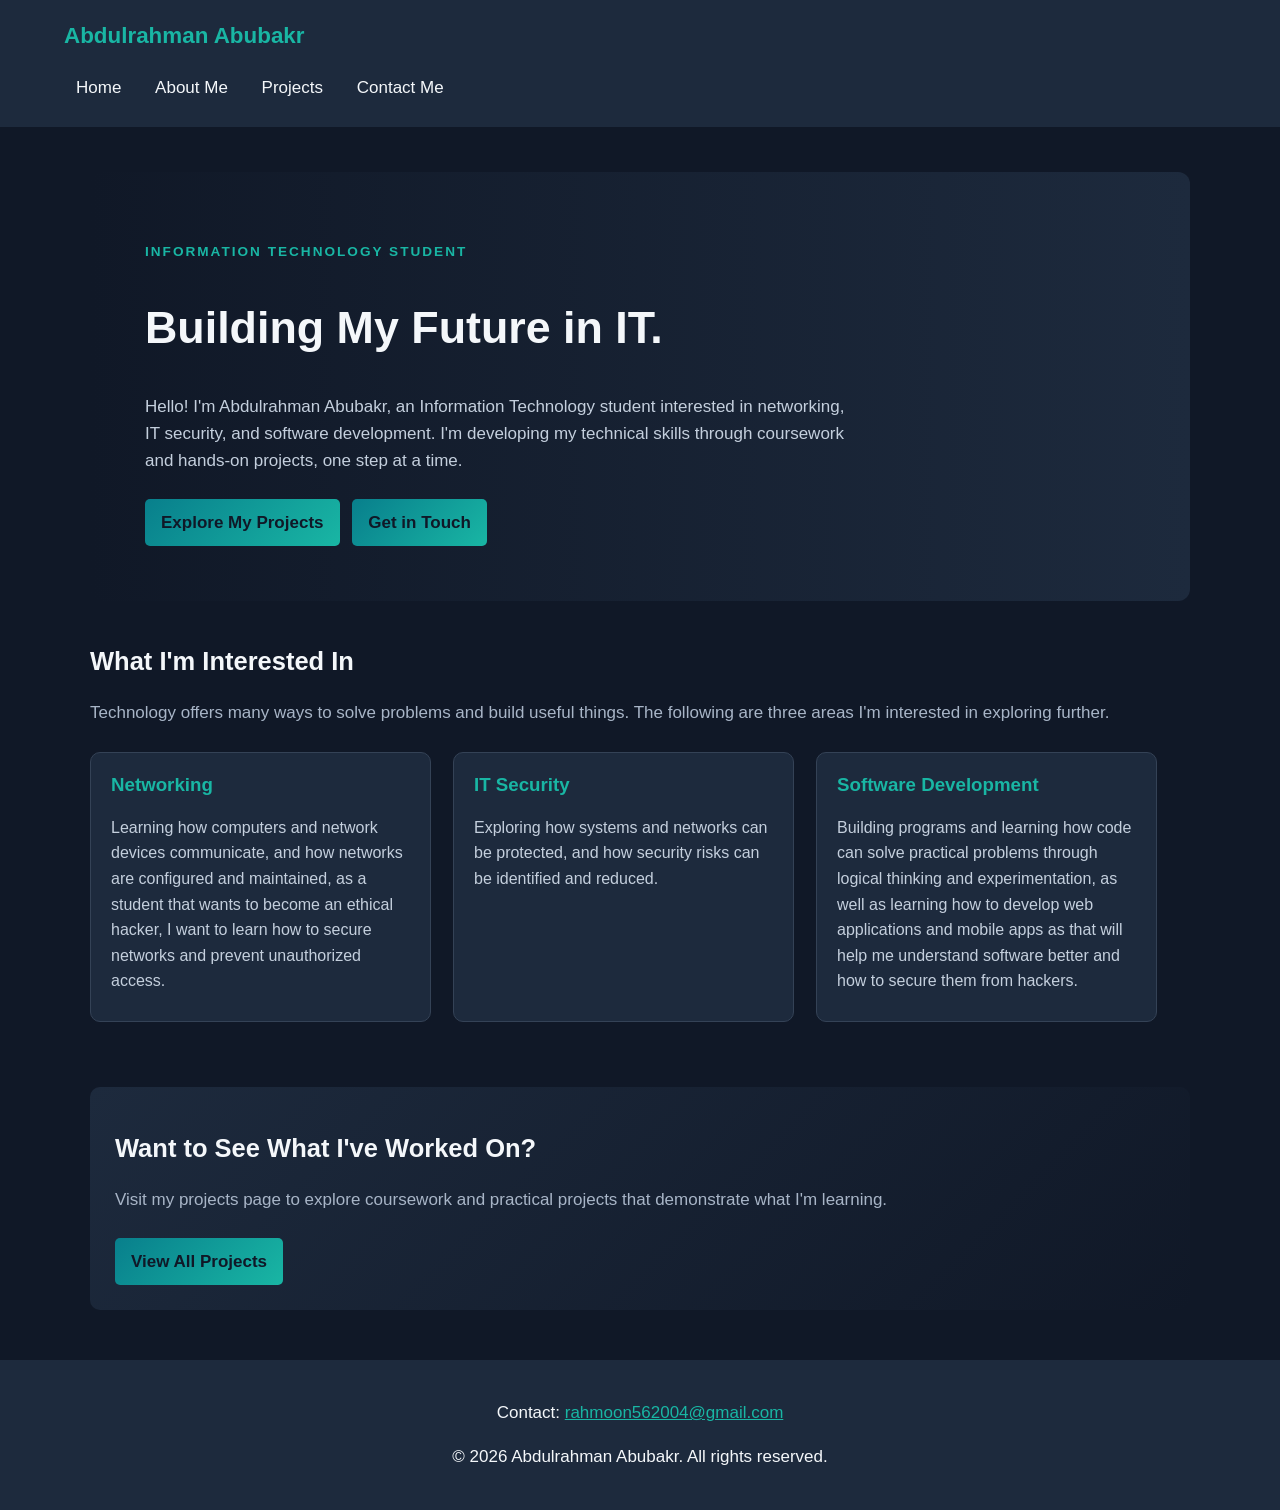
<file: index.html>
<!DOCTYPE html>
<html lang="en">
<head>
    <meta charset="UTF-8">

    <!-- Makes the page adapt to the device's screen width -->
    <meta name="viewport" content="width=device-width, initial-scale=1.0">

    <title>Home | Abdulrahman Abubakr- IT Portfolio</title>

    <!-- Shared website styles -->
    <link rel="stylesheet" href="css/base.css">

    <!-- Styles for different screen sizes -->
    <link rel="stylesheet" href="css/mobile.css"
          media="screen and (max-width: 600px)">

    <link rel="stylesheet" href="css/tablet.css"
          media="screen and (min-width: 601px) and (max-width: 1024px)">

    <link rel="stylesheet" href="css/laptop.css"
          media="screen and (min-width: 1025px)">
</head>

<body>

    <!-- Website header and navigation -->
    <header>
        <a class="site-name" href="index.html">Abdulrahman Abubakr</a>

        <nav aria-label="Main navigation">
            <a href="index.html" aria-current="page">Home</a>
            <a href="about.html">About Me</a>
            <a href="projects.html">Projects</a>
            <a href="contact.html">Contact Me</a>
        </nav>
    </header>

    <!-- Main content of the Home page -->
    <main id="main-content">

        <!-- Main introduction -->
        <section class="hero">
            <p class="intro-label">INFORMATION TECHNOLOGY STUDENT</p>

            <h1>Building My Future in IT.</h1>

            <p class="hero-description">
                Hello! I'm Abdulrahman Abubakr, an Information Technology student
                interested in networking, IT security, and software
                development. I'm developing my technical skills through
                coursework and hands-on projects, one step at a time.
            </p>

            <a class="button-link" href="projects.html">
                Explore My Projects
            </a>

            <a class="button-link" href="contact.html">
                Get in Touch
            </a>
        </section>

        <!-- Introduction to my main interests -->
        <section class="interests">
            <h2>What I'm Interested In</h2>

            <p>
                Technology offers many ways to solve problems and build
                useful things. The following are three areas I'm interested in
                exploring further.
            </p>

            <div class="feature-grid">

                <article class="feature-card">
                    <h3>Networking</h3>

                    <p>
                        Learning how computers and network devices
                        communicate, and how networks are configured
                        and maintained, as a student that wants to become an ethical hacker,
                        I want to learn how to secure networks and prevent unauthorized access.
                    </p>
                </article>

                <article class="feature-card">
                    <h3>IT Security</h3>

                    <p>
                        Exploring how systems and networks can be
                        protected, and how security risks can be
                        identified and reduced.
                    </p>
                </article>

                <article class="feature-card">
                    <h3>Software Development</h3>

                    <p>
                        Building programs and learning how code can
                        solve practical problems through logical
                        thinking and experimentation, as well as learning 
                        how to develop web applications and mobile apps as that will 
                        help me understand software better and how to secure them from hackers.
                    </p>
                </article>

            </div>
        </section>

        <!-- Link visitors to the project page -->
        <section class="next-step">
            <h2>Want to See What I've Worked On?</h2>

            <p>
                Visit my projects page to explore coursework and
                practical projects that demonstrate what I'm learning.
            </p>

            <a class="button-link" href="projects.html">
                View All Projects
            </a>
        </section>

    </main>

    <!-- Shared footer -->
    <footer>
        <p>
            Contact:
            <a href="mailto:rahmoon562004@gmail.com">
                rahmoon562004@gmail.com
            </a>
        </p>

        <p>
            &copy; 2026 Abdulrahman Abubakr. All rights reserved.
        </p>
    </footer>

</body>
</html>
</file>
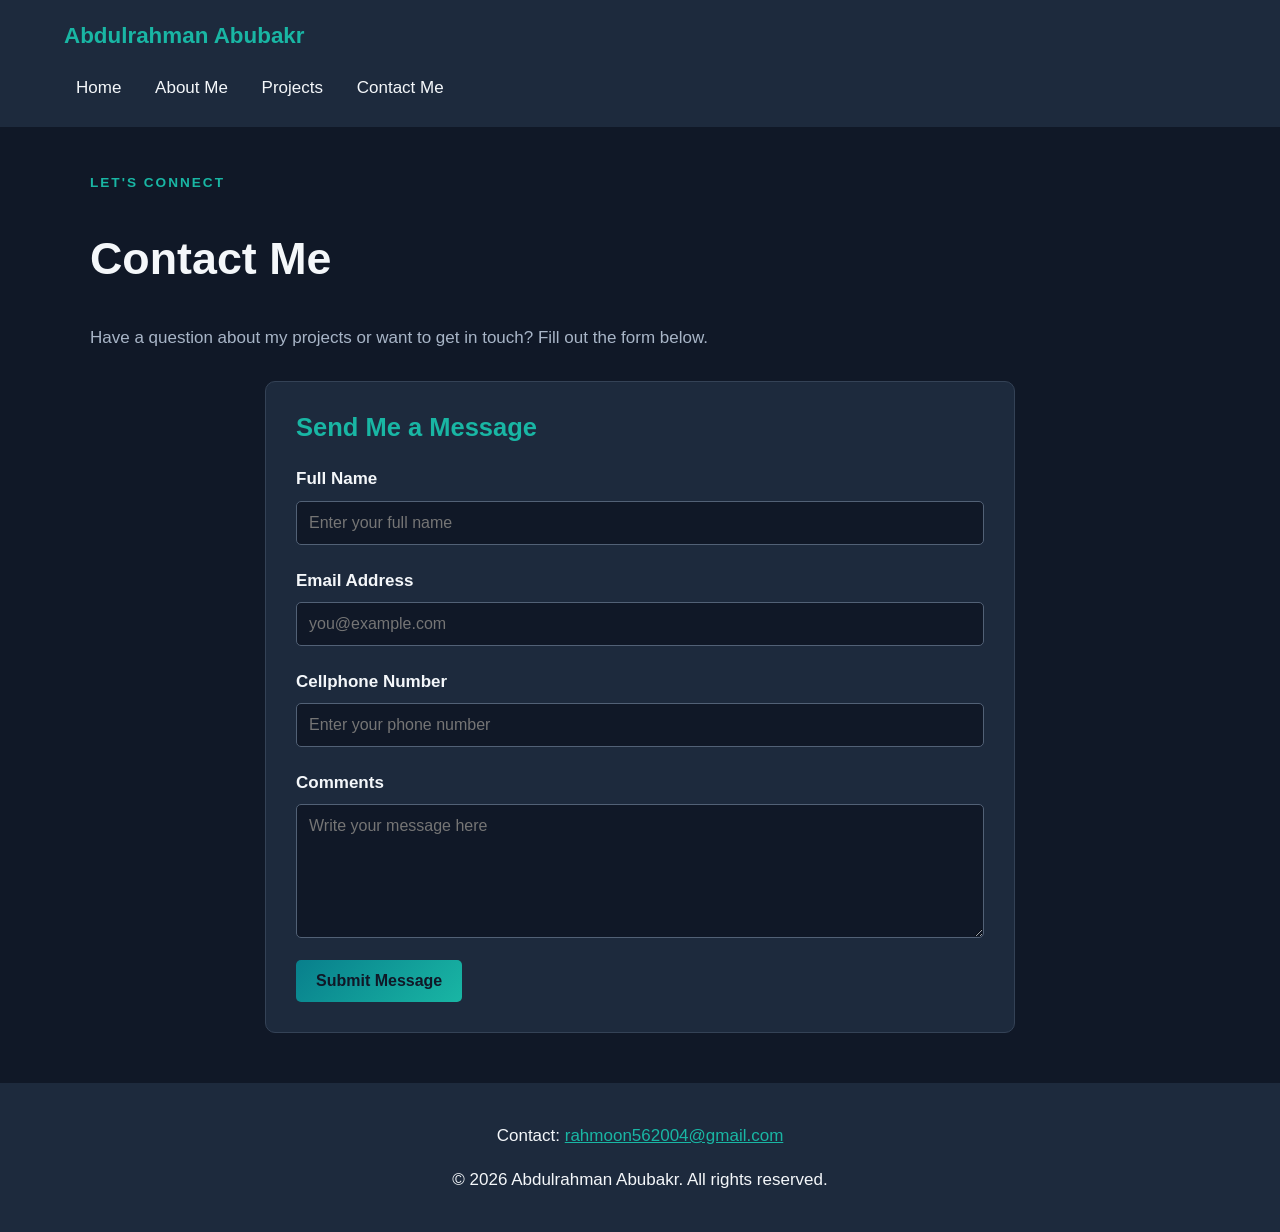
<file: contact.html>
<!DOCTYPE html>
<html lang="en">
<head>
    <meta charset="UTF-8">
    <meta name="viewport" content="width=device-width, initial-scale=1.0">

    <title>Contact Me | Abdulrahman Abubakr</title>

    <link rel="stylesheet" href="css/base.css">

    <link rel="stylesheet" href="css/mobile.css"
          media="screen and (max-width: 600px)">

    <link rel="stylesheet" href="css/tablet.css"
          media="screen and (min-width: 601px) and (max-width: 1024px)">

    <link rel="stylesheet" href="css/laptop.css"
          media="screen and (min-width: 1025px)">
</head>

<body>

    <header>
        <a class="site-name" href="index.html">
            Abdulrahman Abubakr
        </a>

        <nav aria-label="Main navigation">
            <a href="index.html">Home</a>
            <a href="about.html">About Me</a>
            <a href="projects.html">Projects</a>
            <a href="contact.html" aria-current="page">Contact Me</a>
        </nav>
    </header>

    <main id="main-content">

        <section class="contact-intro">
            <p class="intro-label">LET'S CONNECT</p>

            <h1>Contact Me</h1>

            <p>
                Have a question about my projects or want to get in
                touch? Fill out the form below.
            </p>
        </section>

        <section class="contact-section">

            <h2>Send Me a Message</h2>

            <form action="#" method="get">

                <div class="form-group">
                    <label for="name">Full Name</label>

                    <input type="text"
                           id="name"
                           name="name"
                           required
                           minlength="2"
                           maxlength="100"
                           placeholder="Enter your full name">
                </div>

                <div class="form-group">
                    <label for="email">Email Address</label>
                    <input type="email"
                        id="email"
                        name="email"
                        required
                        pattern="[a-zA-Z0-9._%+\-]+@[a-zA-Z0-9.\-]+\.[a-zA-Z]{2,}$"
                        title="Please enter a complete email address including a domain extension like .com or .edu (e.g., name@example.com)"
                        placeholder="you@example.com">
                </div>

                <div class="form-group">
                    <label for="phone">Cellphone Number</label>
                    <input type="tel"
                        id="phone"
                        name="phone"
                        required
                        pattern="[0-9]{10,15}"
                        title="Please enter only digits (10 to 15 numbers)."
                        placeholder="Enter your phone number">
                </div>

                <div class="form-group">
                    <label for="comments">Comments</label>

                    <textarea id="comments"
                              name="comments"
                              rows="6"
                              required
                              minlength="5"
                              maxlength="1000"
                              placeholder="Write your message here"></textarea>
                </div>

                <button type="submit" class="form-button">
                    Submit Message
                </button>

            </form>

        </section>

    </main>

    <footer>
        <p>
            Contact:
            <a href="mailto:rahmoon562004@gmail.com">
                rahmoon562004@gmail.com
            </a>
        </p>

        <p>
            &copy; 2026 Abdulrahman Abubakr. All rights reserved.
        </p>
    </footer>

</body>
</html>
</file>
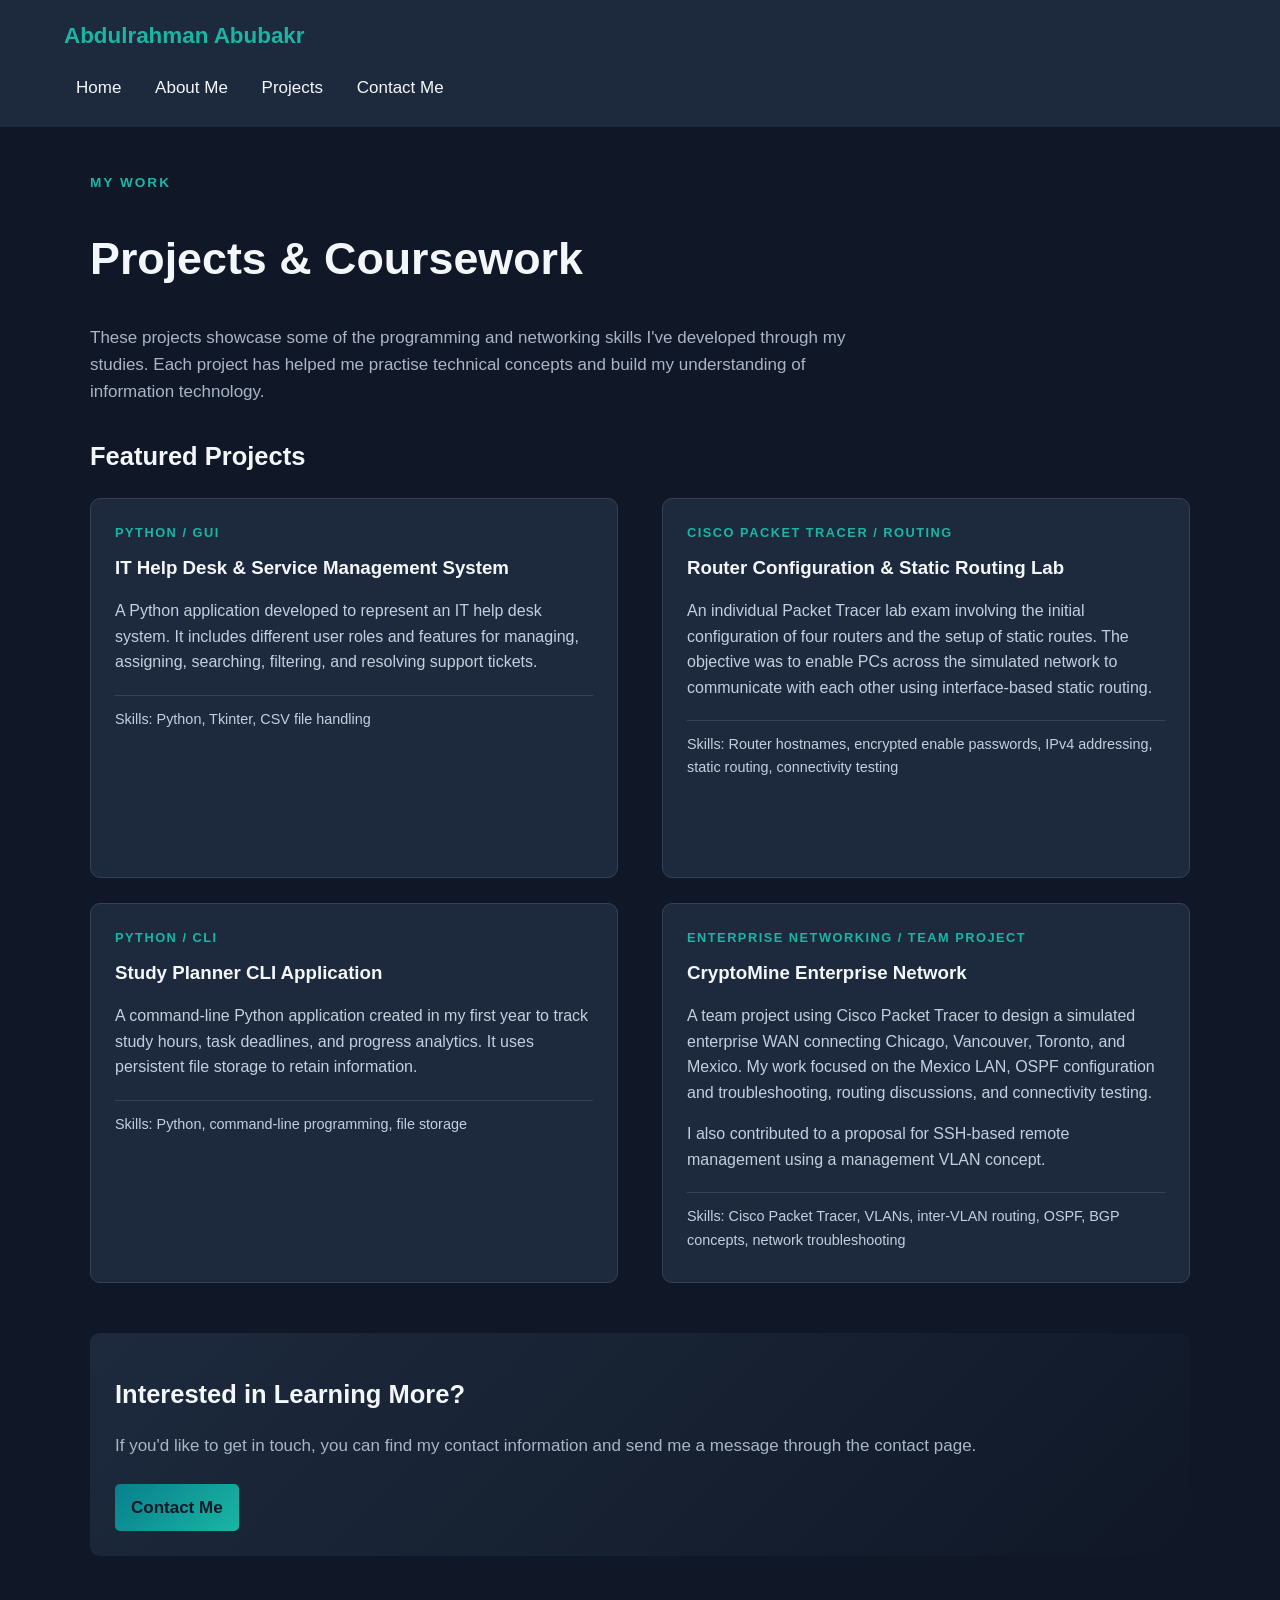
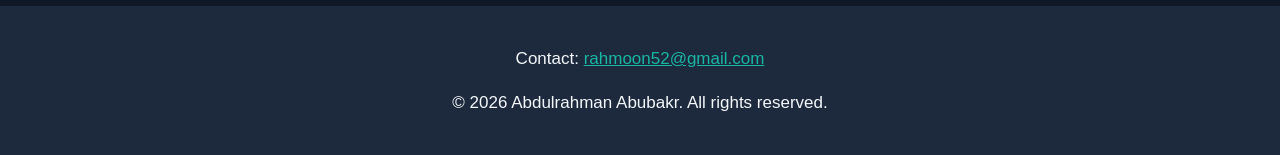
<file: projects.html>
<!DOCTYPE html>
<html lang="en">
<head>
    <meta charset="UTF-8">
    <meta name="viewport" content="width=device-width, initial-scale=1.0">

    <title>Projects | Abdulrahman Abubakr</title>

    <link rel="stylesheet" href="css/base.css">

    <link rel="stylesheet" href="css/mobile.css"
          media="screen and (max-width: 600px)">

    <link rel="stylesheet" href="css/tablet.css"
          media="screen and (min-width: 601px) and (max-width: 1024px)">

    <link rel="stylesheet" href="css/laptop.css"
          media="screen and (min-width: 1025px)">
</head>

<body>

    <header>
        <a class="site-name" href="index.html">
            Abdulrahman Abubakr
        </a>

        <nav aria-label="Main navigation">
            <a href="index.html">Home</a>
            <a href="about.html">About Me</a>
            <a href="projects.html" aria-current="page">Projects</a>
            <a href="contact.html">Contact Me</a>
        </nav>
    </header>

    <main id="main-content">

        <section class="projects-intro">
            <p class="intro-label">MY WORK</p>

            <h1>Projects & Coursework</h1>

            <p>
                These projects showcase some of the programming and
                networking skills I've developed through my studies.
                Each project has helped me practise technical concepts
                and build my understanding of information technology.
            </p>
        </section>

        <section class="projects-section">
            <h2>Featured Projects</h2>

            <div class="project-grid">

                <article class="project-card">
                    <p class="project-category">PYTHON / GUI</p>

                    <h3>IT Help Desk &amp; Service Management System</h3>

                    <p>
                        A Python application developed to represent an
                        IT help desk system. It includes different user
                        roles and features for managing, assigning,
                        searching, filtering, and resolving support
                        tickets.
                    </p>

                    <p class="project-skills">
                        Skills: Python, Tkinter, CSV file handling
                    </p>
                </article>

                <article class="project-card">
                    <p class="project-category">CISCO PACKET TRACER / ROUTING</p>

                    <h3>Router Configuration &amp; Static Routing Lab</h3>

                    <p>
                        An individual Packet Tracer lab exam involving the
                        initial configuration of four routers and the setup
                        of static routes. The objective was to enable PCs
                        across the simulated network to communicate with
                        each other using interface-based static routing.
                    </p>

                    <p class="project-skills">
                        Skills: Router hostnames, encrypted enable passwords,
                        IPv4 addressing, static routing, connectivity testing
                    </p>
                </article>

                <article class="project-card">
                    <p class="project-category">PYTHON / CLI</p>

                    <h3>Study Planner CLI Application</h3>

                    <p>
                        A command-line Python application created in
                        my first year to track study hours, task
                        deadlines, and progress analytics. It uses
                        persistent file storage to retain information.
                    </p>

                    <p class="project-skills">
                        Skills: Python, command-line programming,
                        file storage
                    </p>
                </article>
            
                <article class="project-card">
                    <p class="project-category">ENTERPRISE NETWORKING / TEAM PROJECT</p>

                    <h3>CryptoMine Enterprise Network</h3>

                    <p>
                        A team project using Cisco Packet Tracer to design
                        a simulated enterprise WAN connecting Chicago,
                        Vancouver, Toronto, and Mexico. My work focused on
                        the Mexico LAN, OSPF configuration and troubleshooting,
                        routing discussions, and connectivity testing.
                    </p>

                    <p>
                        I also contributed to a proposal for SSH-based remote
                        management using a management VLAN concept.
                    </p>

                    <p class="project-skills">
                        Skills: Cisco Packet Tracer, VLANs, inter-VLAN routing,
                        OSPF, BGP concepts, network troubleshooting
                    </p>
                </article>

            </div>
        </section>

        <section class="projects-next-step">
            <h2>Interested in Learning More?</h2>

            <p>
                If you'd like to get in touch, you can find my contact
                information and send me a message through the contact
                page.
            </p>

            <a class="button-link" href="contact.html">
                Contact Me
            </a>
        </section>

    </main>

    <footer>
        <p>
            Contact:
            <a href="mailto:rahmoon52@gmail.com">
                rahmoon52@gmail.com
            </a>
        </p>

        <p>
            &copy; 2026 Abdulrahman Abubakr. All rights reserved.
        </p>
    </footer>

</body>
</html>
</file>
<file: css/base.css>
/* Assiginment 1: Portfolio
   Shared styles for all four pages.
*/

* {
    box-sizing: border-box;
}

body {
    margin: 0;
    background-color: #101827;
    color: #F4F7FA;
    font-family: Arial, Helvetica, sans-serif;
    line-height: 1.6;
}

header {
    background-color: #1D2A3D;
    padding: 18px 5%;
}

.site-name {
    color: #19B6A4;
    font-size: 1.4rem;
    font-weight: bold;
    text-decoration: none;
}

nav {
    margin-top: 12px;
}

nav a {
    display: inline-block;
    color: #F4F7FA;
    text-decoration: none;
    padding: 8px 12px;
    margin-right: 5px;
}

nav a:hover,
nav a:focus {
    color: #19B6A4;
}

main {
    width: 90%;
    max-width: 1100px;
    margin: 35px auto;
}

h1, h2, h3 {
    line-height: 1.25;
}

h1 {
    font-size: 2.5rem;
}

a {
    color: #19B6A4;
}

.hero {
    padding: 45px 5%;
    background: linear-gradient(to right, #101827, #1D2A3D);
    border-radius: 12px;
}

.button-link {
    display: inline-block;
    padding: 10px 16px;
    margin: 8px 8px 0 0;
    background: linear-gradient(135deg, #087F8C, #19B6A4);
    color: #101827;
    font-weight: bold;
    text-decoration: none;
    border-radius: 5px;
}

footer {
    margin-top: 50px;
    padding: 22px 5%;
    background-color: #1D2A3D;
    text-align: center;
}

img, video {
    max-width: 100%;
    height: auto;
}

/* Home page introduction */

.intro-label {
    color: #19B6A4;
    font-size: 0.85rem;
    font-weight: bold;
    letter-spacing: 2px;
}

.hero-description {
    max-width: 700px;
    color: #C4CFDD;
}

/* Sections below the main introduction */

.interests,
.next-step {
    margin-top: 45px;
    margin-bottom: 35px;
}

.interests > p,
.next-step > p {
    color: #A8B5C7;
}

/* Featured interest cards */

.feature-grid {
    margin-top: 25px;
    font-size: 0;
}

.feature-card {
    display: inline-block;
    vertical-align: top;
    width: 31%;
    min-height: 270px;
    margin-right: 2%;
    margin-bottom: 20px;
    padding: 20px;
    background-color: #1D2A3D;
    border: 1px solid #344256;
    border-radius: 10px;
    font-size: 16px;
}

.feature-card:last-child {
    margin-right: 0;
}

.feature-card h3 {
    color: #19B6A4;
    margin-top: 0;
}

.feature-card p {
    color: #C4CFDD;
    margin-bottom: 0;
}

.next-step {
    padding: 25px;
    background: linear-gradient(135deg, #1D2A3D, #101827);
    border-radius: 10px;
}

/* About Me page */

.about-intro {
    padding: 30px 0;
}

.about-layout {
    margin-top: 25px;
    font-size: 0;
}

.about-photo,
.about-text {
    display: inline-block;
    vertical-align: top;
    font-size: 16px;
}

.about-photo {
    width: 34%;
    margin-right: 5%;
}

.about-photo img {
    display: block;
    width: 100%;
    max-width: 320px;
    height: auto;
    border-radius: 12px;
    border: 1px solid #344256;
}

.about-text {
    width: 61%;
}

.about-text h2 {
    margin-top: 0;
    color: #19B6A4;
}

.about-text p,
.about-video p {
    color: #C4CFDD;
}

.about-video {
    margin-top: 35px;
    padding: 25px;
    background: linear-gradient(135deg, #1D2A3D, #101827);
    border: 1px solid #344256;
    border-radius: 10px;
}

.about-video video {
    display: block;
    width: 100%;
    max-width: 750px;
    margin: 20px auto 0;
    border-radius: 8px;
    background-color: #000000;
}

/* Projects page introduction */

.projects-intro {
    margin-bottom: 35px;
}

.projects-intro > p:not(.intro-label) {
    max-width: 800px;
    color: #A8B5C7;
}

/* Projects section */

.projects-section {
    margin-top: 35px;
}

.project-grid {
    margin-top: 25px;
    font-size: 0;
}

.project-card {
    display: inline-block;
    vertical-align: top;
    width: 48%;
    height: 380px;
    overflow: hidden;
    margin-right: 4%;
    margin-bottom: 25px;
    padding: 24px;
    background-color: #1D2A3D;
    border: 1px solid #344256;
    border-radius: 10px;
    font-size: 16px;
}

.project-card:nth-child(2n) {
    margin-right: 0;
}

.project-category {
    margin-top: 0;
    color: #19B6A4;
    font-size: 0.8rem;
    font-weight: bold;
    letter-spacing: 1.5px;
}

.project-card h3 {
    margin-top: 10px;
    color: #F4F7FA;
}

.project-card p:not(.project-category) {
    color: #C4CFDD;
}

.project-card .project-skills {
    margin-top: 20px;
    padding-top: 12px;
    border-top: 1px solid #344256;
    font-size: 0.9rem;
}

.projects-next-step {
    margin-top: 25px;
    padding: 25px;
    background: linear-gradient(135deg, #1D2A3D, #101827);
    border-radius: 10px;
}

.projects-next-step p {
    color: #A8B5C7;
}

/* Contact page */

.contact-intro {
    margin-bottom: 30px;
}

.contact-intro > p:not(.intro-label) {
    color: #A8B5C7;
}

.contact-section {
    max-width: 750px;
    margin: 0 auto;
    padding: 30px;
    background-color: #1D2A3D;
    border: 1px solid #344256;
    border-radius: 10px;
}

.contact-section h2 {
    margin-top: 0;
    color: #19B6A4;
}

.form-group {
    margin-bottom: 22px;
}

.form-group label {
    display: block;
    margin-bottom: 8px;
    color: #F4F7FA;
    font-weight: bold;
}

.form-group input,
.form-group textarea {
    display: block;
    width: 100%;
    padding: 12px;
    border: 1px solid #526176;
    border-radius: 5px;
    background-color: #101827;
    color: #F4F7FA;
    font-family: Arial, Helvetica, sans-serif;
    font-size: 1rem;
}

.form-group input:focus,
.form-group textarea:focus {
    outline: 2px solid #19B6A4;
    outline-offset: 2px;
}

.form-group textarea {
    resize: vertical;
}

.form-button {
    padding: 12px 20px;
    border: none;
    border-radius: 5px;
    background: linear-gradient(135deg, #087F8C, #19B6A4);
    color: #101827;
    font-size: 1rem;
    font-weight: bold;
    cursor: pointer;
}

.form-button:hover,
.form-button:focus {
    outline: 2px solid #F4F7FA;
    outline-offset: 2px;
}
</file>
<file: css/mobile.css>
/* Mobile: screens up to 600px */

body {
    font-size: 15px;
}

header {
    padding: 14px 5%;
}

nav a {
    padding: 7px 8px;
    margin-right: 2px;
}

main {
    width: 92%;
    margin: 24px auto;
}

h1 {
    font-size: 2rem;
}

.hero {
    padding: 28px 5%;
}

/* Stack content on narrow screens */

.feature-card {
    display: block;
    width: 100%;
    min-height: 0;
    margin-right: 0;
}

.interests,
.next-step {
    margin-top: 30px;
}

/* About Me page on mobile */

.about-photo,
.about-text {
    display: block;
    width: 100%;
    margin-right: 0;
}

.about-photo {
    margin-bottom: 25px;
}

.about-photo img {
    max-width: 280px;
}

.about-video {
    padding: 18px;
}

/* Projects page on mobile */

.project-card {
    display: block;
    width: 100%;
    height: auto;
    min-height: 0;
    overflow: visible;
    margin-right: 0;
}

.projects-next-step {
    padding: 18px;
}

/* Contact page on mobile */

.contact-section {
    padding: 20px;
}
</file>
<file: css/tablet.css>
/* Tablet: screens from 601px to 1024px */

body {
    font-size: 16px;
}

main {
    width: 90%;
    margin: 30px auto;
}

h1 {
    font-size: 2.3rem;
}

.hero {
    padding: 38px 5%;
}

/* Two cards per row on tablets */

.feature-card {
    width: 47%;
    margin-right: 2%;
}

.feature-card:nth-child(2n) {
    margin-right: 0;
}

/* About Me page on tablets */

.about-photo {
    width: 38%;
    margin-right: 4%;
}

.about-text {
    width: 58%;
}

/* Projects page on tablets */

.project-card {
    width: 48%;
    margin-right: 4%;
}

.project-card:nth-child(2n) {
    margin-right: 0;
}
</file>
<file: css/laptop.css>
/* Laptop and desktop: screens wider than 1024px */

body {
    font-size: 17px;
}

main {
    width: 88%;
    max-width: 1100px;
    margin: 45px auto;
}

h1 {
    font-size: 2.8rem;
}

.hero {
    padding: 55px 5%;
}

/* Three cards per row on larger screens */

.feature-card {
    width: 31%;
    margin-right: 2%;
}

.feature-card:nth-child(2n) {
    margin-right: 2%;
}

.feature-card:last-child {
    margin-right: 0;
}
</file>
